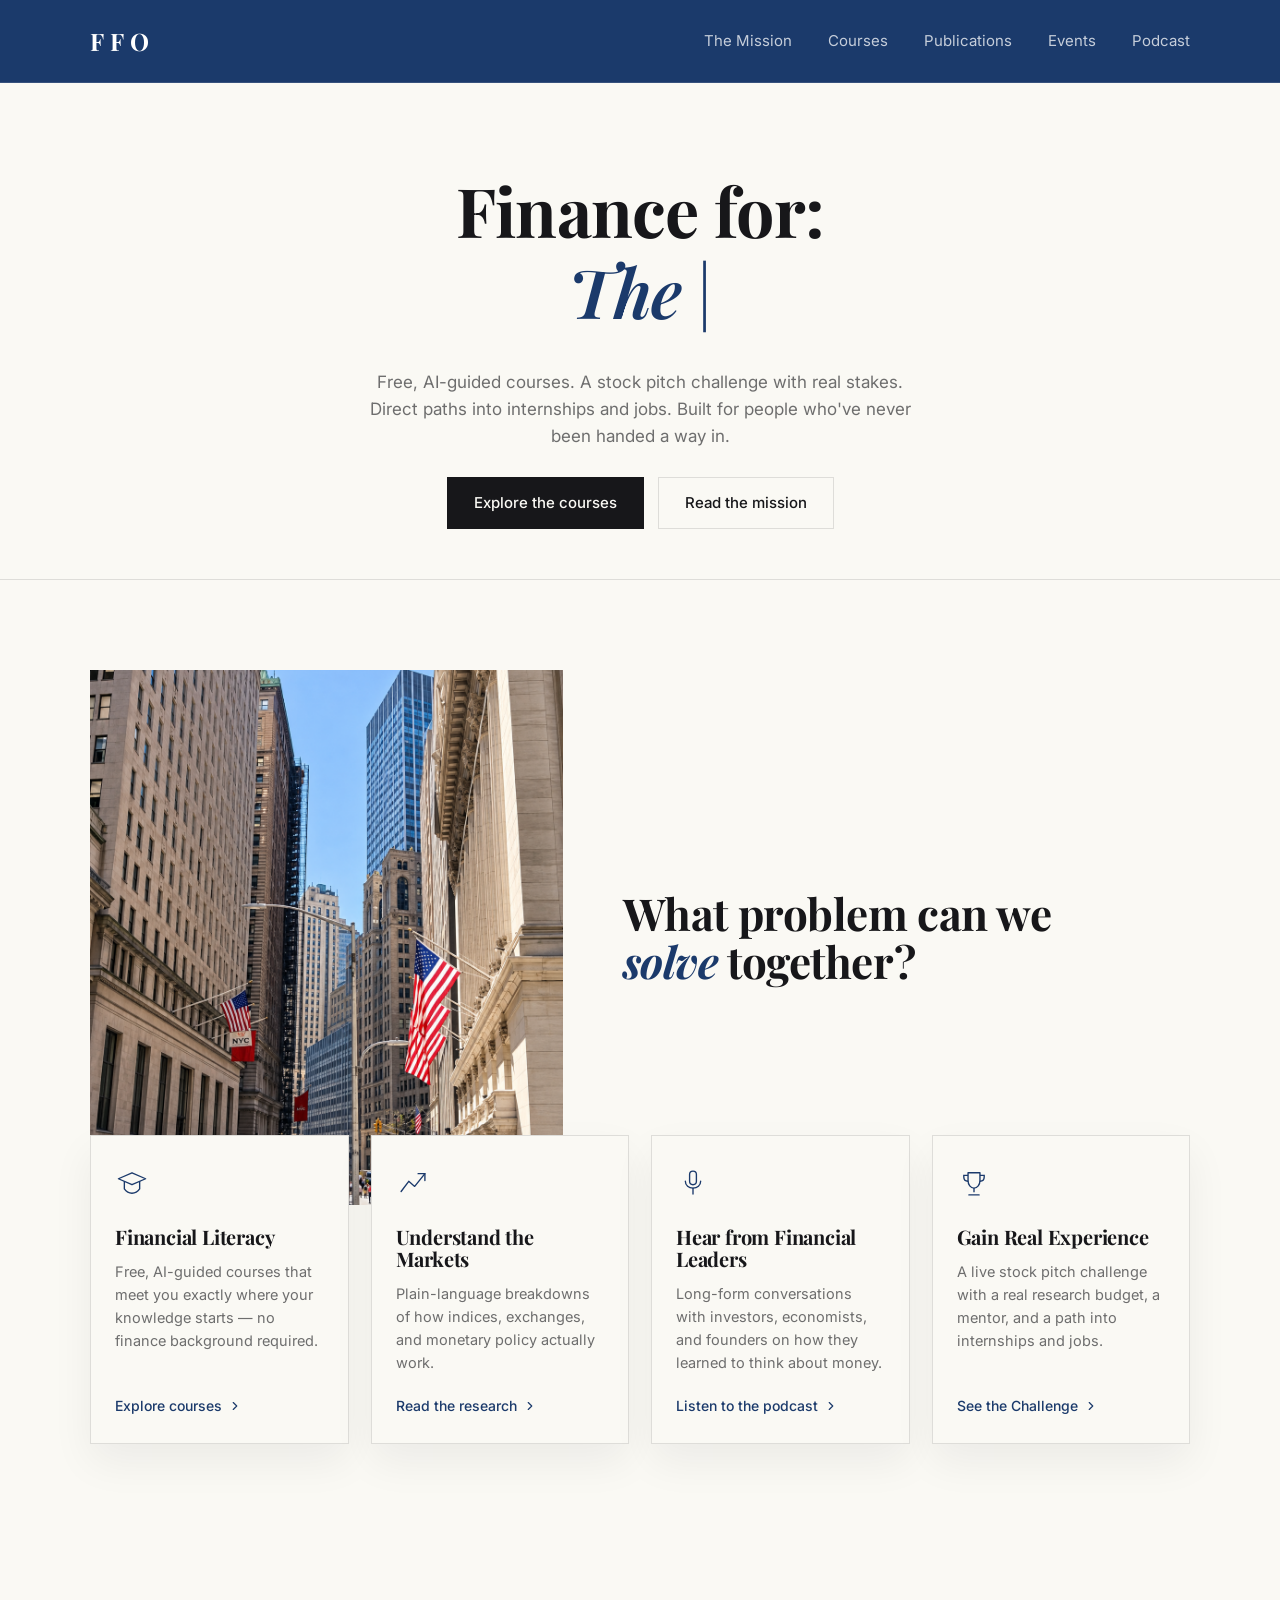
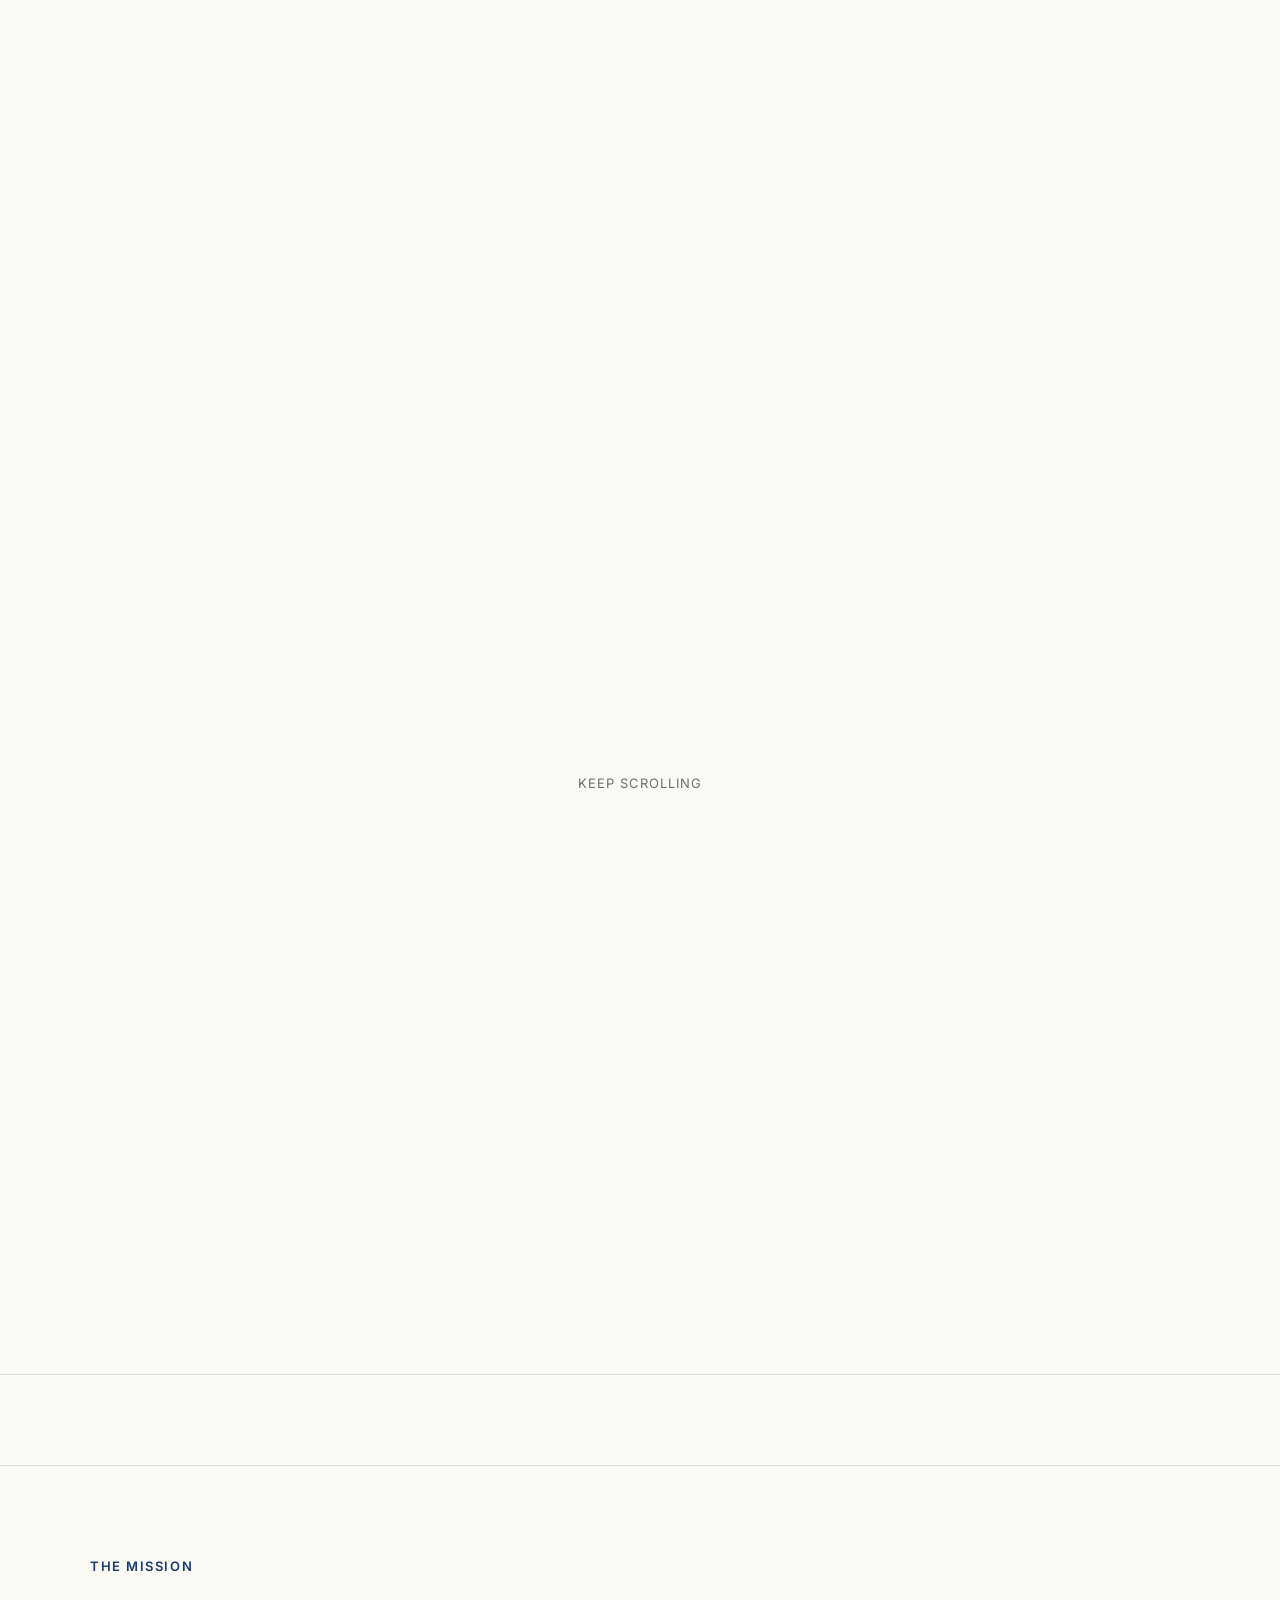
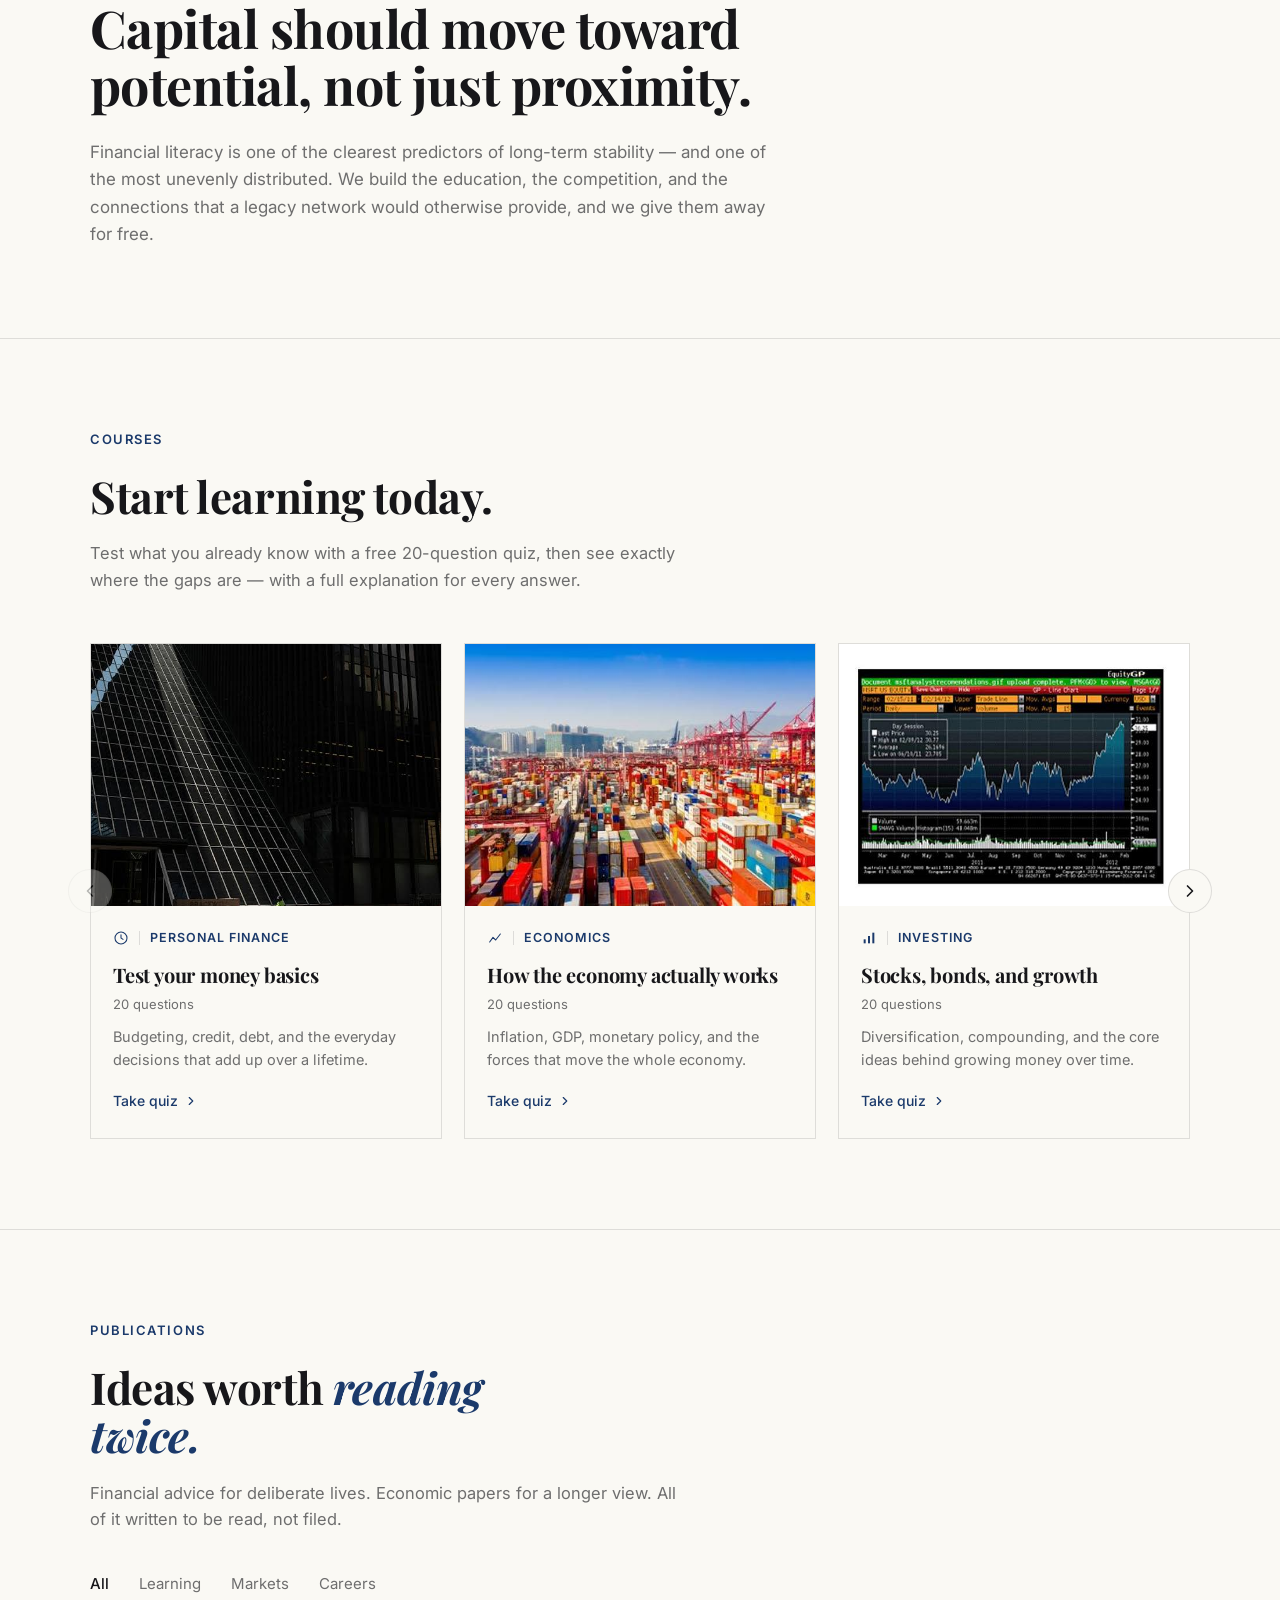
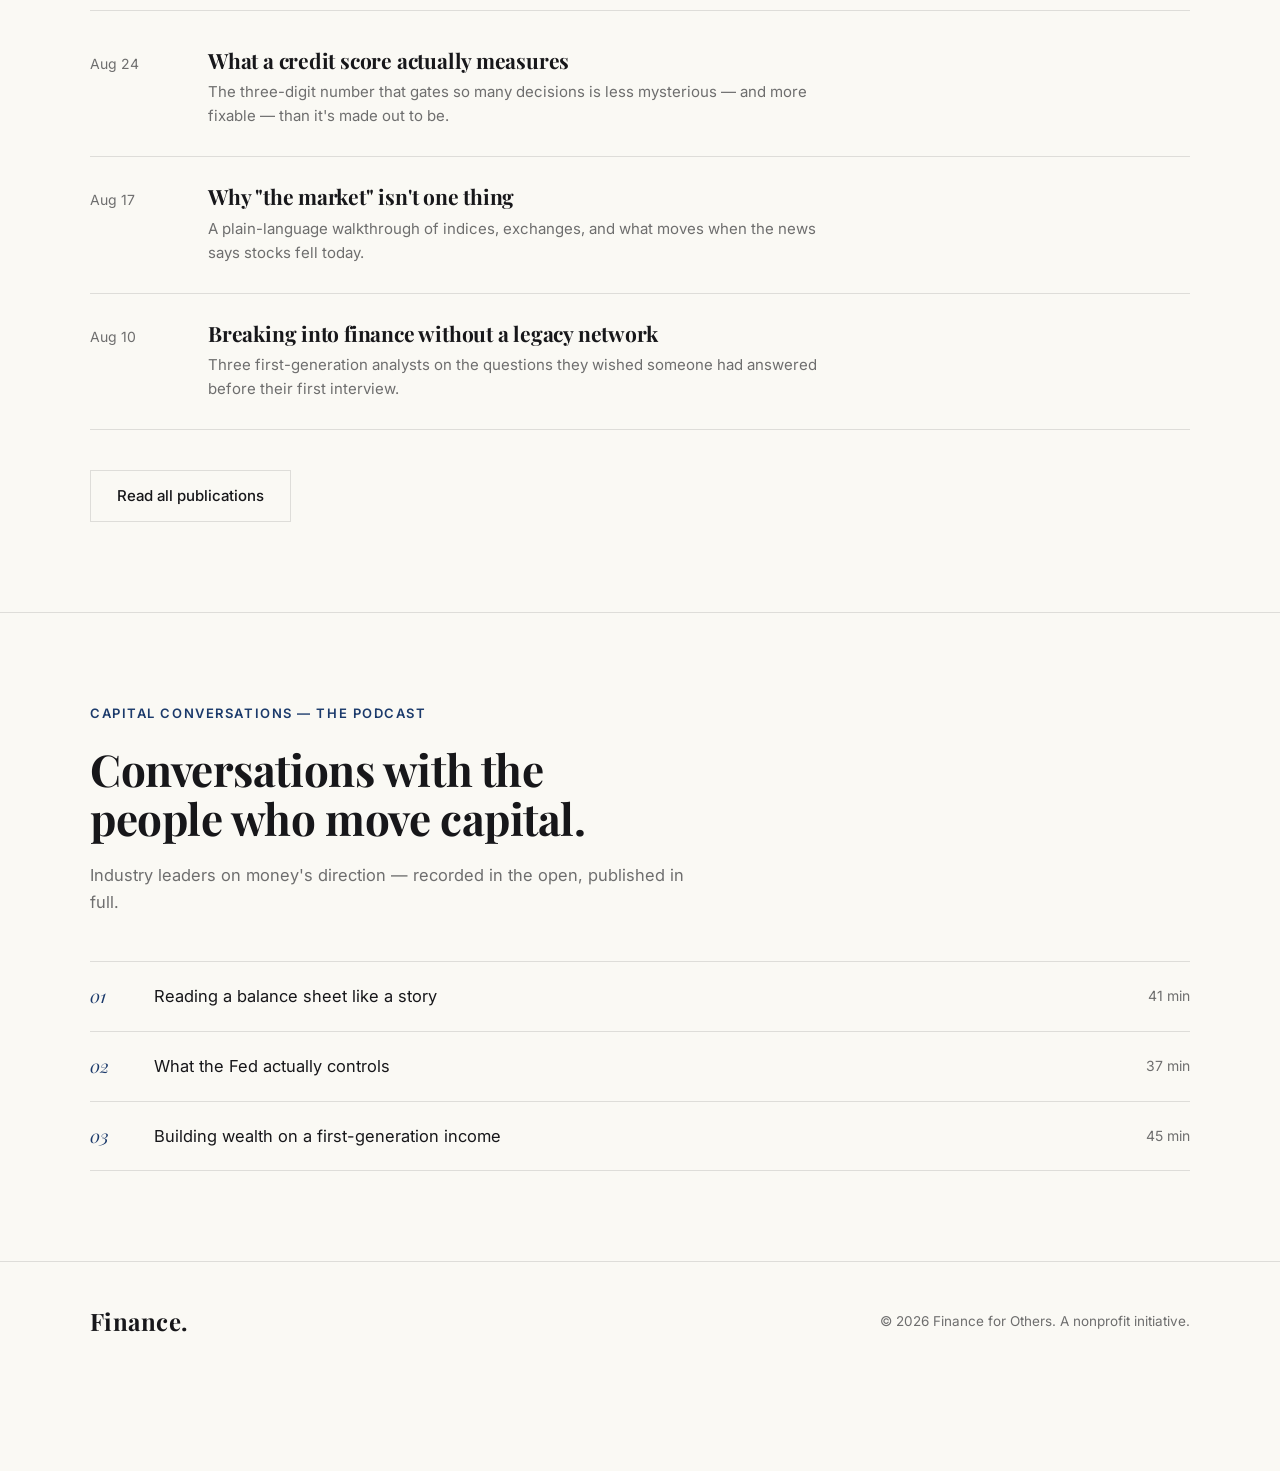
<file: index.html>
<!DOCTYPE html>
<html lang="en">
<head>
<meta charset="UTF-8">
<meta name="viewport" content="width=device-width, initial-scale=1.0">
<title>Finance for Others — Capital as a Bridge</title>
<meta name="description" content="Free AI-guided finance courses, a global stock pitch challenge, and real pathways into finance careers for people who've been kept outside the room.">
<link rel="preconnect" href="https://fonts.googleapis.com">
<link rel="preconnect" href="https://fonts.gstatic.com" crossorigin>
<link href="https://fonts.googleapis.com/css2?family=Playfair+Display:ital,wght@0,500;0,700;1,600;1,700&family=Inter:wght@400;500;600&family=Dancing+Script:wght@700&display=swap" rel="stylesheet">
<link rel="stylesheet" href="styles.css">
</head>
<body>

<header class="site-header">
  <div class="wrap header-row">
    <a href="index.html" class="wordmark">F F O</a>
    <nav class="main-nav">
      <a href="#mission">The Mission</a>
      <a href="#programs">Courses</a>
      <a href="publications.html">Publications</a>
      <a href="events.html">Events</a>
      <a href="#podcast">Podcast</a>
    </nav>
    <button class="nav-toggle" id="navToggle" aria-label="Menu">Menu</button>
  </div>
</header>

<section class="hero">
  <div class="wrap hero-grid">
    <h1 class="hero-line">
  <span class="hero-static">Finance for:</span>
  <span class="hero-dynamic"><span class="typed-word" id="typedWord"></span><span class="type-cursor">|</span></span>
</h1>
  </div>
  <div class="wrap hero-sub-row">
    <p class="hero-sub">Free, AI-guided courses. A stock pitch challenge with real stakes. Direct paths into internships and jobs. Built for people who've never been handed a way in.</p>
    <div class="hero-actions">
      <a href="#programs" class="btn btn-dark">Explore the courses</a>
      <a href="#mission" class="btn btn-ghost">Read the mission</a>
    </div>
  </div>
</section>

<section class="solve">
  <div class="wrap solve-top">
    <div class="solve-illustration" aria-hidden="true">
      <img src="wall-street.jpg" alt="" loading="lazy">
    </div>
    <div class="solve-copy">
      <h2 class="section-headline solve-headline">What problem can we <em>solve</em> together?</h2>
    </div>
  </div>

  <div class="wrap">
    <div class="solve-cards">
      <a class="solve-card" href="#programs">
        <span class="solve-icon">
          <svg viewBox="0 0 40 40" fill="none" xmlns="http://www.w3.org/2000/svg">
            <path d="M20 8L36 15L20 22L4 15L20 8Z" stroke="var(--navy)" stroke-width="1.6" stroke-linejoin="round"/>
            <path d="M11 18V27C11 27 14.5 32 20 32C25.5 32 29 27 29 27V18" stroke="var(--navy)" stroke-width="1.6"/>
          </svg>
        </span>
        <h3>Financial Literacy</h3>
        <p>Free, AI-guided courses that meet you exactly where your knowledge starts — no finance background required.</p>
        <span class="solve-link">Explore courses <svg width="14" height="14" viewBox="0 0 24 24" fill="none"><path d="M9 6L15 12L9 18" stroke="currentColor" stroke-width="2" stroke-linecap="round" stroke-linejoin="round"/></svg></span>
      </a>

      <a class="solve-card" href="publications.html?category=Markets">
        <span class="solve-icon">
          <svg viewBox="0 0 40 40" fill="none" xmlns="http://www.w3.org/2000/svg">
            <path d="M6 30L15 18L22 24L34 9" stroke="var(--navy)" stroke-width="1.6" stroke-linecap="round" stroke-linejoin="round"/>
            <path d="M26 9H34V17" stroke="var(--navy)" stroke-width="1.6" stroke-linecap="round" stroke-linejoin="round"/>
          </svg>
        </span>
        <h3>Understand the Markets</h3>
        <p>Plain-language breakdowns of how indices, exchanges, and monetary policy actually work.</p>
        <span class="solve-link">Read the research <svg width="14" height="14" viewBox="0 0 24 24" fill="none"><path d="M9 6L15 12L9 18" stroke="currentColor" stroke-width="2" stroke-linecap="round" stroke-linejoin="round"/></svg></span>
      </a>

      <a class="solve-card" href="#podcast">
        <span class="solve-icon">
          <svg viewBox="0 0 40 40" fill="none" xmlns="http://www.w3.org/2000/svg">
            <rect x="16" y="6" width="8" height="16" rx="4" stroke="var(--navy)" stroke-width="1.6"/>
            <path d="M11 18C11 23 15 26 20 26C25 26 29 23 29 18" stroke="var(--navy)" stroke-width="1.6" stroke-linecap="round"/>
            <line x1="20" y1="26" x2="20" y2="33" stroke="var(--navy)" stroke-width="1.6" stroke-linecap="round"/>
          </svg>
        </span>
        <h3>Hear from Financial Leaders</h3>
        <p>Long-form conversations with investors, economists, and founders on how they learned to think about money.</p>
        <span class="solve-link">Listen to the podcast <svg width="14" height="14" viewBox="0 0 24 24" fill="none"><path d="M9 6L15 12L9 18" stroke="currentColor" stroke-width="2" stroke-linecap="round" stroke-linejoin="round"/></svg></span>
      </a>

      <a class="solve-card" href="events.html">
        <span class="solve-icon">
          <svg viewBox="0 0 40 40" fill="none" xmlns="http://www.w3.org/2000/svg">
            <path d="M13 8H27V17C27 22 24 26 20 26C16 26 13 22 13 17V8Z" stroke="var(--navy)" stroke-width="1.6" stroke-linejoin="round"/>
            <path d="M13 11H8V13C8 16 10 18 13 18" stroke="var(--navy)" stroke-width="1.6"/>
            <path d="M27 11H32V13C32 16 30 18 27 18" stroke="var(--navy)" stroke-width="1.6"/>
            <line x1="20" y1="26" x2="20" y2="31" stroke="var(--navy)" stroke-width="1.6"/>
            <line x1="14" y1="34" x2="26" y2="34" stroke="var(--navy)" stroke-width="1.6" stroke-linecap="round"/>
          </svg>
        </span>
        <h3>Gain Real Experience</h3>
        <p>A live stock pitch challenge with a real research budget, a mentor, and a path into internships and jobs.</p>
        <span class="solve-link">See the Challenge <svg width="14" height="14" viewBox="0 0 24 24" fill="none"><path d="M9 6L15 12L9 18" stroke="currentColor" stroke-width="2" stroke-linecap="round" stroke-linejoin="round"/></svg></span>
      </a>
    </div>
  </div>
</section>

<section class="chart-scroll" id="chartScroll">
  <div class="chart-scroll-track">
    <div class="chart-sticky">
      <svg class="scroll-chart-svg" viewBox="0 0 1200 460" preserveAspectRatio="xMidYMid meet" xmlns="http://www.w3.org/2000/svg" aria-hidden="true">
        <line x1="32.4" y1="357.3" x2="32.4" y2="430.0" stroke="var(--candle-up)" stroke-width="2"/>
        <rect x="19.4" y="381.3" width="26.0" height="13.9" fill="var(--candle-up)"/>
        <line x1="77.8" y1="343.6" x2="77.8" y2="406.1" stroke="var(--candle-up)" stroke-width="2"/>
        <rect x="64.8" y="366.0" width="26.0" height="15.2" fill="var(--candle-up)"/>
        <line x1="123.2" y1="343.5" x2="123.2" y2="404.0" stroke="var(--candle-down)" stroke-width="2"/>
        <rect x="110.2" y="366.0" width="26.0" height="11.9" fill="var(--candle-down)"/>
        <line x1="168.6" y1="320.9" x2="168.6" y2="394.3" stroke="var(--candle-up)" stroke-width="2"/>
        <rect x="155.6" y="331.1" width="26.0" height="46.8" fill="var(--candle-up)"/>
        <line x1="214.0" y1="299.7" x2="214.0" y2="380.0" stroke="var(--candle-down)" stroke-width="2"/>
        <rect x="201.0" y="331.1" width="26.0" height="20.9" fill="var(--candle-down)"/>
        <line x1="259.4" y1="315.5" x2="259.4" y2="413.7" stroke="var(--candle-down)" stroke-width="2"/>
        <rect x="246.4" y="352.0" width="26.0" height="25.6" fill="var(--candle-down)"/>
        <line x1="304.9" y1="318.6" x2="304.9" y2="389.7" stroke="var(--candle-up)" stroke-width="2"/>
        <rect x="291.9" y="344.3" width="26.0" height="33.4" fill="var(--candle-up)"/>
        <line x1="350.3" y1="321.2" x2="350.3" y2="381.7" stroke="var(--candle-down)" stroke-width="2"/>
        <rect x="337.3" y="344.3" width="26.0" height="28.2" fill="var(--candle-down)"/>
        <line x1="395.7" y1="357.9" x2="395.7" y2="392.1" stroke="var(--candle-down)" stroke-width="2"/>
        <rect x="382.7" y="372.5" width="26.0" height="11.3" fill="var(--candle-down)"/>
        <line x1="441.1" y1="348.3" x2="441.1" y2="416.2" stroke="var(--candle-up)" stroke-width="2"/>
        <rect x="428.1" y="368.8" width="26.0" height="15.1" fill="var(--candle-up)"/>
        <line x1="486.5" y1="322.0" x2="486.5" y2="391.0" stroke="var(--candle-up)" stroke-width="2"/>
        <rect x="473.5" y="348.4" width="26.0" height="20.4" fill="var(--candle-up)"/>
        <line x1="531.9" y1="293.2" x2="531.9" y2="364.0" stroke="var(--candle-up)" stroke-width="2"/>
        <rect x="518.9" y="314.2" width="26.0" height="34.2" fill="var(--candle-up)"/>
        <line x1="577.3" y1="210.8" x2="577.3" y2="346.5" stroke="var(--candle-up)" stroke-width="2"/>
        <rect x="564.3" y="247.7" width="26.0" height="66.5" fill="var(--candle-up)"/>
        <line x1="622.7" y1="192.4" x2="622.7" y2="262.0" stroke="var(--candle-up)" stroke-width="2"/>
        <rect x="609.7" y="209.2" width="26.0" height="38.5" fill="var(--candle-up)"/>
        <line x1="668.1" y1="199.7" x2="668.1" y2="241.1" stroke="var(--candle-down)" stroke-width="2"/>
        <rect x="655.1" y="209.2" width="26.0" height="2.5" fill="var(--candle-down)"/>
        <line x1="713.5" y1="169.6" x2="713.5" y2="229.9" stroke="var(--candle-up)" stroke-width="2"/>
        <rect x="700.5" y="202.1" width="26.0" height="8.9" fill="var(--candle-up)"/>
        <line x1="758.9" y1="106.9" x2="758.9" y2="209.5" stroke="var(--candle-up)" stroke-width="2"/>
        <rect x="745.9" y="139.4" width="26.0" height="62.7" fill="var(--candle-up)"/>
        <line x1="804.3" y1="105.0" x2="804.3" y2="170.2" stroke="var(--candle-down)" stroke-width="2"/>
        <rect x="791.3" y="139.4" width="26.0" height="9.4" fill="var(--candle-down)"/>
        <line x1="849.7" y1="64.9" x2="849.7" y2="158.4" stroke="var(--candle-up)" stroke-width="2"/>
        <rect x="836.7" y="84.0" width="26.0" height="64.8" fill="var(--candle-up)"/>
        <line x1="895.1" y1="22.6" x2="895.1" y2="99.5" stroke="var(--candle-up)" stroke-width="2"/>
        <rect x="882.1" y="53.0" width="26.0" height="31.0" fill="var(--candle-up)"/>
        <line x1="940.6" y1="35.8" x2="940.6" y2="110.3" stroke="var(--candle-down)" stroke-width="2"/>
        <rect x="927.6" y="53.0" width="26.0" height="21.2" fill="var(--candle-down)"/>
        <line x1="986.0" y1="20.0" x2="986.0" y2="89.0" stroke="var(--candle-up)" stroke-width="2"/>
        <rect x="973.0" y="30.9" width="26.0" height="43.4" fill="var(--candle-up)"/>
        <line x1="1031.4" y1="21.7" x2="1031.4" y2="81.9" stroke="var(--candle-down)" stroke-width="2"/>
        <rect x="1018.4" y="30.9" width="26.0" height="19.9" fill="var(--candle-down)"/>
        <line x1="1076.8" y1="26.8" x2="1076.8" y2="84.0" stroke="var(--candle-down)" stroke-width="2"/>
        <rect x="1063.8" y="50.8" width="26.0" height="12.5" fill="var(--candle-down)"/>
        <line x1="1122.2" y1="34.2" x2="1122.2" y2="85.9" stroke="var(--candle-down)" stroke-width="2"/>
        <rect x="1109.2" y="63.3" width="26.0" height="11.3" fill="var(--candle-down)"/>
        <line x1="1167.6" y1="31.4" x2="1167.6" y2="94.5" stroke="var(--candle-up)" stroke-width="2"/>
        <rect x="1154.6" y="42.2" width="26.0" height="32.4" fill="var(--candle-up)"/>
      </svg>
            <div class="chart-mask" id="chartMask"></div>
      <p class="chart-scroll-hint">Keep scrolling</p>
    </div>
  </div>
</section>

<section class="mission" id="mission">

<section class="mission" id="mission">
  <div class="wrap">
    <span class="eyebrow">The Mission</span>
    <h2 class="mission-headline">Capital should move toward<br>potential, not just proximity.</h2>
    <p class="mission-sub">Financial literacy is one of the clearest predictors of long-term stability — and one of the most unevenly distributed. We build the education, the competition, and the connections that a legacy network would otherwise provide, and we give them away for free.</p>
  </div>
</section>

<section class="programs" id="programs">
  <div class="wrap">
    <span class="eyebrow">Courses</span>
    <h2 class="section-headline">Start learning today.</h2>
    <p class="section-sub">Test what you already know with a free 20-question quiz, then see exactly where the gaps are — with a full explanation for every answer.</p>

    <div class="quiz-carousel">
      <div class="quiz-carousel-viewport">
        <div class="quiz-carousel-track" id="quizTrack">

          <div class="quiz-card">
            <div class="quiz-card-image">
              <img src="quiz-pf.jpg" alt="" loading="lazy">
            </div>
            <div class="quiz-card-body">
              <span class="quiz-card-tag">
                <svg width="16" height="16" viewBox="0 0 24 24" fill="none"><circle cx="12" cy="12" r="9" stroke="currentColor" stroke-width="1.6"/><path d="M12 7V12L15 14" stroke="currentColor" stroke-width="1.6" stroke-linecap="round"/></svg>
                <span class="quiz-card-tag-divider"></span>
                PERSONAL FINANCE
              </span>
              <h3>Test your money basics</h3>
              <p class="quiz-card-meta">20 questions</p>
              <p class="quiz-card-desc">Budgeting, credit, debt, and the everyday decisions that add up over a lifetime.</p>
              <a href="courses.html?quiz=personal-finance" class="quiz-card-link">Take quiz <svg width="14" height="14" viewBox="0 0 24 24" fill="none"><path d="M9 6L15 12L9 18" stroke="currentColor" stroke-width="2" stroke-linecap="round" stroke-linejoin="round"/></svg></a>
            </div>
          </div>

          <div class="quiz-card">
            <div class="quiz-card-image">
              <img src="quiz-econ.jpg" alt="" loading="lazy">
            </div>
            <div class="quiz-card-body">
              <span class="quiz-card-tag">
                <svg width="16" height="16" viewBox="0 0 24 24" fill="none"><path d="M4 18L9 11L13 15L20 6" stroke="currentColor" stroke-width="1.6" stroke-linecap="round" stroke-linejoin="round"/></svg>
                <span class="quiz-card-tag-divider"></span>
                ECONOMICS
              </span>
              <h3>How the economy actually works</h3>
              <p class="quiz-card-meta">20 questions</p>
              <p class="quiz-card-desc">Inflation, GDP, monetary policy, and the forces that move the whole economy.</p>
              <a href="courses.html?quiz=economics" class="quiz-card-link">Take quiz <svg width="14" height="14" viewBox="0 0 24 24" fill="none"><path d="M9 6L15 12L9 18" stroke="currentColor" stroke-width="2" stroke-linecap="round" stroke-linejoin="round"/></svg></a>
            </div>
          </div>

          <div class="quiz-card">
            <div class="quiz-card-image">
              <img src="quiz-investing.jpg" alt="" loading="lazy">
            </div>
            <div class="quiz-card-body">
              <span class="quiz-card-tag">
                <svg width="16" height="16" viewBox="0 0 24 24" fill="none"><rect x="4" y="14" width="3" height="6" fill="currentColor"/><rect x="10.5" y="9" width="3" height="11" fill="currentColor"/><rect x="17" y="4" width="3" height="16" fill="currentColor"/></svg>
                <span class="quiz-card-tag-divider"></span>
                INVESTING
              </span>
              <h3>Stocks, bonds, and growth</h3>
              <p class="quiz-card-meta">20 questions</p>
              <p class="quiz-card-desc">Diversification, compounding, and the core ideas behind growing money over time.</p>
              <a href="courses.html?quiz=investing" class="quiz-card-link">Take quiz <svg width="14" height="14" viewBox="0 0 24 24" fill="none"><path d="M9 6L15 12L9 18" stroke="currentColor" stroke-width="2" stroke-linecap="round" stroke-linejoin="round"/></svg></a>
            </div>
          </div>

          <div class="quiz-card">
            <div class="quiz-card-image">
              <img src="quiz-energy.jpg" alt="" loading="lazy">
            </div>
            <div class="quiz-card-body">
              <span class="quiz-card-tag">
                <svg width="16" height="16" viewBox="0 0 24 24" fill="none"><path d="M13 2L4 14H11L10 22L20 9H13L13 2Z" stroke="currentColor" stroke-width="1.4" stroke-linejoin="round"/></svg>
                <span class="quiz-card-tag-divider"></span>
                ENERGY
              </span>
              <h3>Energy markets & scarcity</h3>
              <p class="quiz-card-meta">20 questions</p>
              <p class="quiz-card-desc">Energy trading, scarcity, and the business finance side of how energy gets priced.</p>
              <a href="courses.html?quiz=energy" class="quiz-card-link">Take quiz <svg width="14" height="14" viewBox="0 0 24 24" fill="none"><path d="M9 6L15 12L9 18" stroke="currentColor" stroke-width="2" stroke-linecap="round" stroke-linejoin="round"/></svg></a>
            </div>
          </div>

        </div>
      </div>

      <button class="quiz-carousel-arrow quiz-carousel-arrow--left" id="quizPrev" aria-label="Previous quizzes" disabled>
        <svg width="20" height="20" viewBox="0 0 24 24" fill="none"><path d="M15 6L9 12L15 18" stroke="currentColor" stroke-width="2" stroke-linecap="round" stroke-linejoin="round"/></svg>
      </button>
      <button class="quiz-carousel-arrow quiz-carousel-arrow--right" id="quizNext" aria-label="Next quizzes">
        <svg width="20" height="20" viewBox="0 0 24 24" fill="none"><path d="M9 6L15 12L9 18" stroke="currentColor" stroke-width="2" stroke-linecap="round" stroke-linejoin="round"/></svg>
      </button>
    </div>
  </div>
</section>

<section class="insights" id="insights">
  <div class="wrap">
    <span class="eyebrow">Publications</span>
    <h2 class="section-headline">Ideas worth <em>reading twice.</em></h2>
    <p class="section-sub">Financial advice for deliberate lives. Economic papers for a longer view. All of it written to be read, not filed.</p>

    <div class="tab-row">
      <span class="tab active">All</span>
      <span class="tab">Learning</span>
      <span class="tab">Markets</span>
      <span class="tab">Careers</span>
    </div>

    <div class="post-list">
      <div class="post-row">
        <span class="post-date">Aug 24</span>
        <div>
          <h3>What a credit score actually measures</h3>
          <p>The three-digit number that gates so many decisions is less mysterious — and more fixable — than it's made out to be.</p>
        </div>
      </div>
      <div class="post-row">
        <span class="post-date">Aug 17</span>
        <div>
          <h3>Why "the market" isn't one thing</h3>
          <p>A plain-language walkthrough of indices, exchanges, and what moves when the news says stocks fell today.</p>
        </div>
      </div>
      <div class="post-row">
        <span class="post-date">Aug 10</span>
        <div>
          <h3>Breaking into finance without a legacy network</h3>
          <p>Three first-generation analysts on the questions they wished someone had answered before their first interview.</p>
        </div>
      </div>
    </div>
    <div style="margin-top:40px;">
      <a href="publications.html" class="btn btn-ghost">Read all publications</a>
    </div>
  </div>
</section>

<section class="podcast" id="podcast">
  <div class="wrap">
    <span class="eyebrow">Capital Conversations — The Podcast</span>
    <h2 class="section-headline">Conversations with the<br>people who move capital.</h2>
    <p class="section-sub">Industry leaders on money's direction — recorded in the open, published in full.</p>

    <div class="episode-list">
      <div class="episode-row">
        <span class="episode-index">01</span>
        <div class="episode-title">Reading a balance sheet like a story</div>
        <span class="episode-len">41 min</span>
      </div>
      <div class="episode-row">
        <span class="episode-index">02</span>
        <div class="episode-title">What the Fed actually controls</div>
        <span class="episode-len">37 min</span>
      </div>
      <div class="episode-row">
        <span class="episode-index">03</span>
        <div class="episode-title">Building wealth on a first-generation income</div>
        <span class="episode-len">45 min</span>
      </div>
    </div>
  </div>
</section>

<footer class="site-footer">
  <div class="wrap footer-row">
    <a href="index.html" class="wordmark">Finance<span class="dot">.</span></a>
    <p class="footer-note">© 2026 Finance for Others. A nonprofit initiative.</p>
  </div>
</footer>

<script>
  document.getElementById('navToggle').addEventListener('click', function () {
    document.querySelector('.main-nav').classList.toggle('open');
  });

  // Typewriter effect cycling through words
  (function () {
    var words = ['Others', 'The Community', 'The Future'];
    var el = document.getElementById('typedWord');
    var wordIndex = 0, charIndex = 0, deleting = false;

    function tick() {
      var current = words[wordIndex];
      if (!deleting) {
        charIndex++;
        el.textContent = current.slice(0, charIndex);
        if (charIndex === current.length) {
          deleting = true;
          setTimeout(tick, 1400); // pause on full word
          return;
        }
      } else {
        charIndex--;
        el.textContent = current.slice(0, charIndex);
        if (charIndex === 0) {
          deleting = false;
          wordIndex = (wordIndex + 1) % words.length;
        }
      }
      setTimeout(tick, deleting ? 45 : 90);
    }
    tick();
  })();

  // Scroll-driven candlestick reveal
  (function () {
    var section = document.getElementById('chartScroll');
    var mask = document.getElementById('chartMask');
    if (!section || !mask) return;

    function update() {
      var rect = section.getBoundingClientRect();
      var vh = window.innerHeight;
      var trackHeight = rect.height - vh;
      if (trackHeight <= 0) return;
      var scrolled = -rect.top;
      var progress = Math.min(Math.max(scrolled / trackHeight, 0), 1);
      mask.style.width = (100 - progress * 100) + '%';
    }

    window.addEventListener('scroll', update, { passive: true });
    window.addEventListener('resize', update);
    update();
  })();

  // Quiz card carousel
  (function () {
    var track = document.getElementById('quizTrack');
    var prevBtn = document.getElementById('quizPrev');
    var nextBtn = document.getElementById('quizNext');
    if (!track || !prevBtn || !nextBtn) return;

    var cards = Array.prototype.slice.call(track.children);
    var index = 0;

    function cardsPerView() {
      return window.innerWidth <= 640 ? 1 : (window.innerWidth <= 980 ? 2 : 3);
    }

    function maxIndex() {
      return Math.max(cards.length - cardsPerView(), 0);
    }

    function update() {
      index = Math.min(index, maxIndex());
      var card = cards[0];
      var gap = parseFloat(getComputedStyle(track).gap) || 0;
      var step = card.getBoundingClientRect().width + gap;
      track.style.transform = 'translateX(' + (-index * step) + 'px)';
      prevBtn.disabled = index === 0;
      nextBtn.disabled = index >= maxIndex();
    }

    prevBtn.addEventListener('click', function () {
      index = Math.max(index - 1, 0);
      update();
    });
    nextBtn.addEventListener('click', function () {
      index = Math.min(index + 1, maxIndex());
      update();
    });
    window.addEventListener('resize', update);
    update();
  })();
</script>
</body>
</html>
</file>
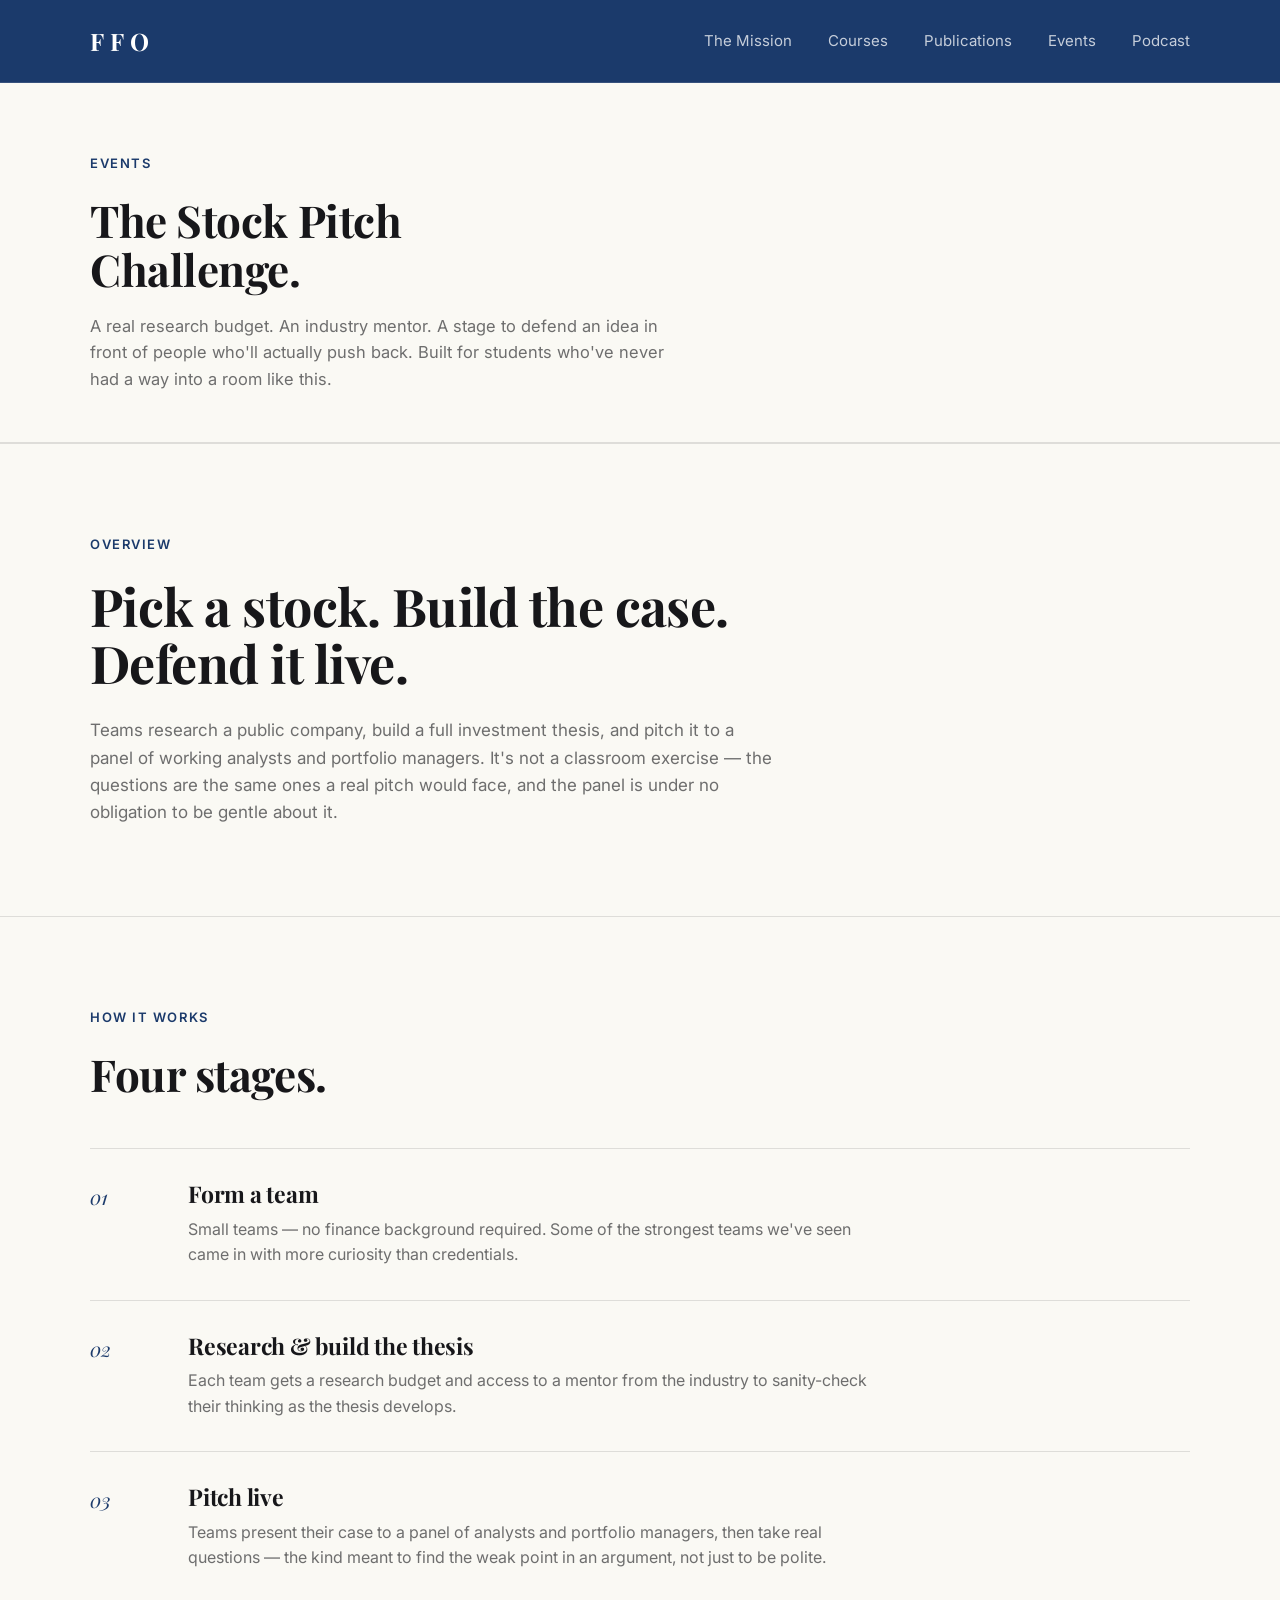
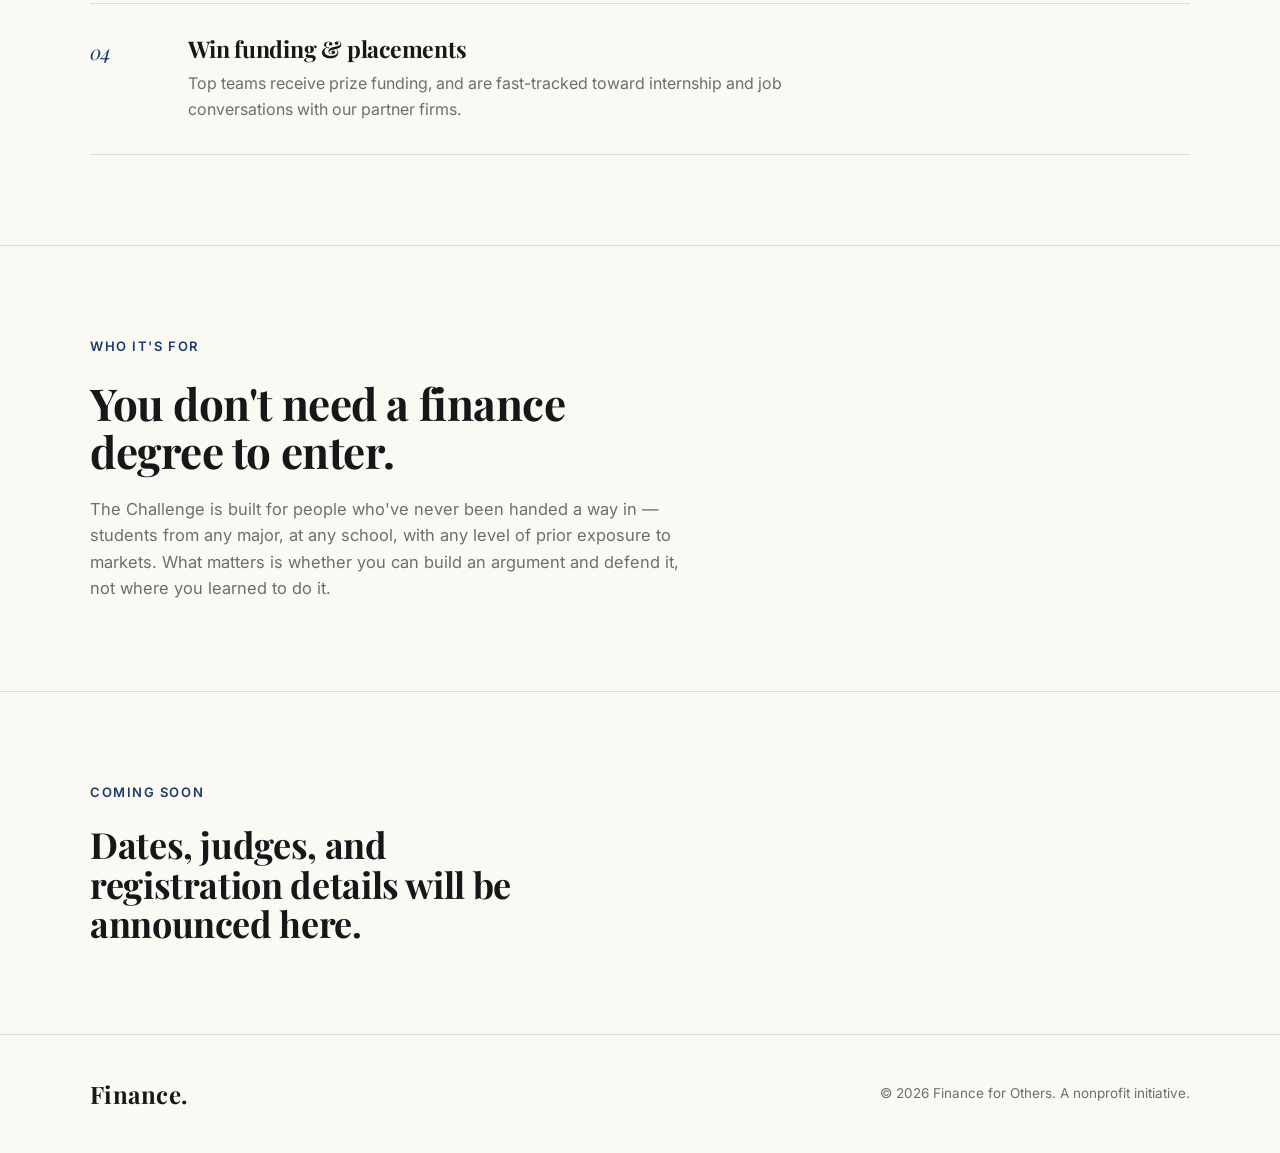
<file: events.html>
<!DOCTYPE html>
<html lang="en">
<head>
<meta charset="UTF-8">
<meta name="viewport" content="width=device-width, initial-scale=1.0">
<title>Events — The Stock Pitch Challenge — Finance for Others</title>
<meta name="description" content="The Stock Pitch Challenge — a real research budget, an industry mentor, and a stage to pitch live to analysts and portfolio managers.">
<link rel="preconnect" href="https://fonts.googleapis.com">
<link rel="preconnect" href="https://fonts.gstatic.com" crossorigin>
<link href="https://fonts.googleapis.com/css2?family=Playfair+Display:ital,wght@0,500;0,700;1,600;1,700&family=Inter:wght@400;500;600&display=swap" rel="stylesheet">
<link rel="stylesheet" href="styles.css">
</head>
<body>

<header class="site-header">
  <div class="wrap header-row">
    <a href="index.html" class="wordmark">F F O</a>
    <nav class="main-nav">
      <a href="index.html#mission">The Mission</a>
      <a href="index.html#programs">Courses</a>
      <a href="publications.html">Publications</a>
      <a href="events.html">Events</a>
      <a href="index.html#podcast">Podcast</a>
    </nav>
    <button class="nav-toggle" id="navToggle" aria-label="Menu">Menu</button>
  </div>
</header>

<section class="pub-hero">
  <div class="wrap">
    <span class="eyebrow">Events</span>
    <h1 class="section-headline pub-hero-headline">The Stock Pitch<br>Challenge.</h1>
    <p class="section-sub">A real research budget. An industry mentor. A stage to defend an idea in front of people who'll actually push back. Built for students who've never had a way into a room like this.</p>
  </div>
</section>

<section class="mission">
  <div class="wrap">
    <span class="eyebrow">Overview</span>
    <h2 class="mission-headline">Pick a stock. Build the case.<br>Defend it live.</h2>
    <p class="mission-sub">Teams research a public company, build a full investment thesis, and pitch it to a panel of working analysts and portfolio managers. It's not a classroom exercise — the questions are the same ones a real pitch would face, and the panel is under no obligation to be gentle about it.</p>
  </div>
</section>

<section class="programs" id="format">
  <div class="wrap">
    <span class="eyebrow">How it works</span>
    <h2 class="section-headline">Four stages.</h2>

    <div class="program-list">
      <div class="program-item">
        <span class="program-index">01</span>
        <div>
          <h3>Form a team</h3>
          <p>Small teams — no finance background required. Some of the strongest teams we've seen came in with more curiosity than credentials.</p>
        </div>
      </div>
      <div class="program-item">
        <span class="program-index">02</span>
        <div>
          <h3>Research &amp; build the thesis</h3>
          <p>Each team gets a research budget and access to a mentor from the industry to sanity-check their thinking as the thesis develops.</p>
        </div>
      </div>
      <div class="program-item">
        <span class="program-index">03</span>
        <div>
          <h3>Pitch live</h3>
          <p>Teams present their case to a panel of analysts and portfolio managers, then take real questions — the kind meant to find the weak point in an argument, not just to be polite.</p>
        </div>
      </div>
      <div class="program-item">
        <span class="program-index">04</span>
        <div>
          <h3>Win funding &amp; placements</h3>
          <p>Top teams receive prize funding, and are fast-tracked toward internship and job conversations with our partner firms.</p>
        </div>
      </div>
    </div>
  </div>
</section>

<section class="podcast" id="who">
  <div class="wrap">
    <span class="eyebrow">Who it's for</span>
    <h2 class="section-headline">You don't need a finance<br>degree to enter.</h2>
    <p class="section-sub">The Challenge is built for people who've never been handed a way in — students from any major, at any school, with any level of prior exposure to markets. What matters is whether you can build an argument and defend it, not where you learned to do it.</p>
  </div>
</section>

<section class="mission" style="border-top: 1px solid var(--line);">
  <div class="wrap">
    <span class="eyebrow">Coming Soon</span>
    <h2 class="mission-headline" style="font-size: clamp(26px, 3.2vw, 36px);">Dates, judges, and registration details will be announced here.</h2>
  </div>
</section>

<footer class="site-footer">
  <div class="wrap footer-row">
    <a href="index.html" class="wordmark">Finance<span class="dot">.</span></a>
    <p class="footer-note">© 2026 Finance for Others. A nonprofit initiative.</p>
  </div>
</footer>

<script>
  document.getElementById('navToggle').addEventListener('click', function () {
    document.querySelector('.main-nav').classList.toggle('open');
  });
</script>
</body>
</html>
</file>
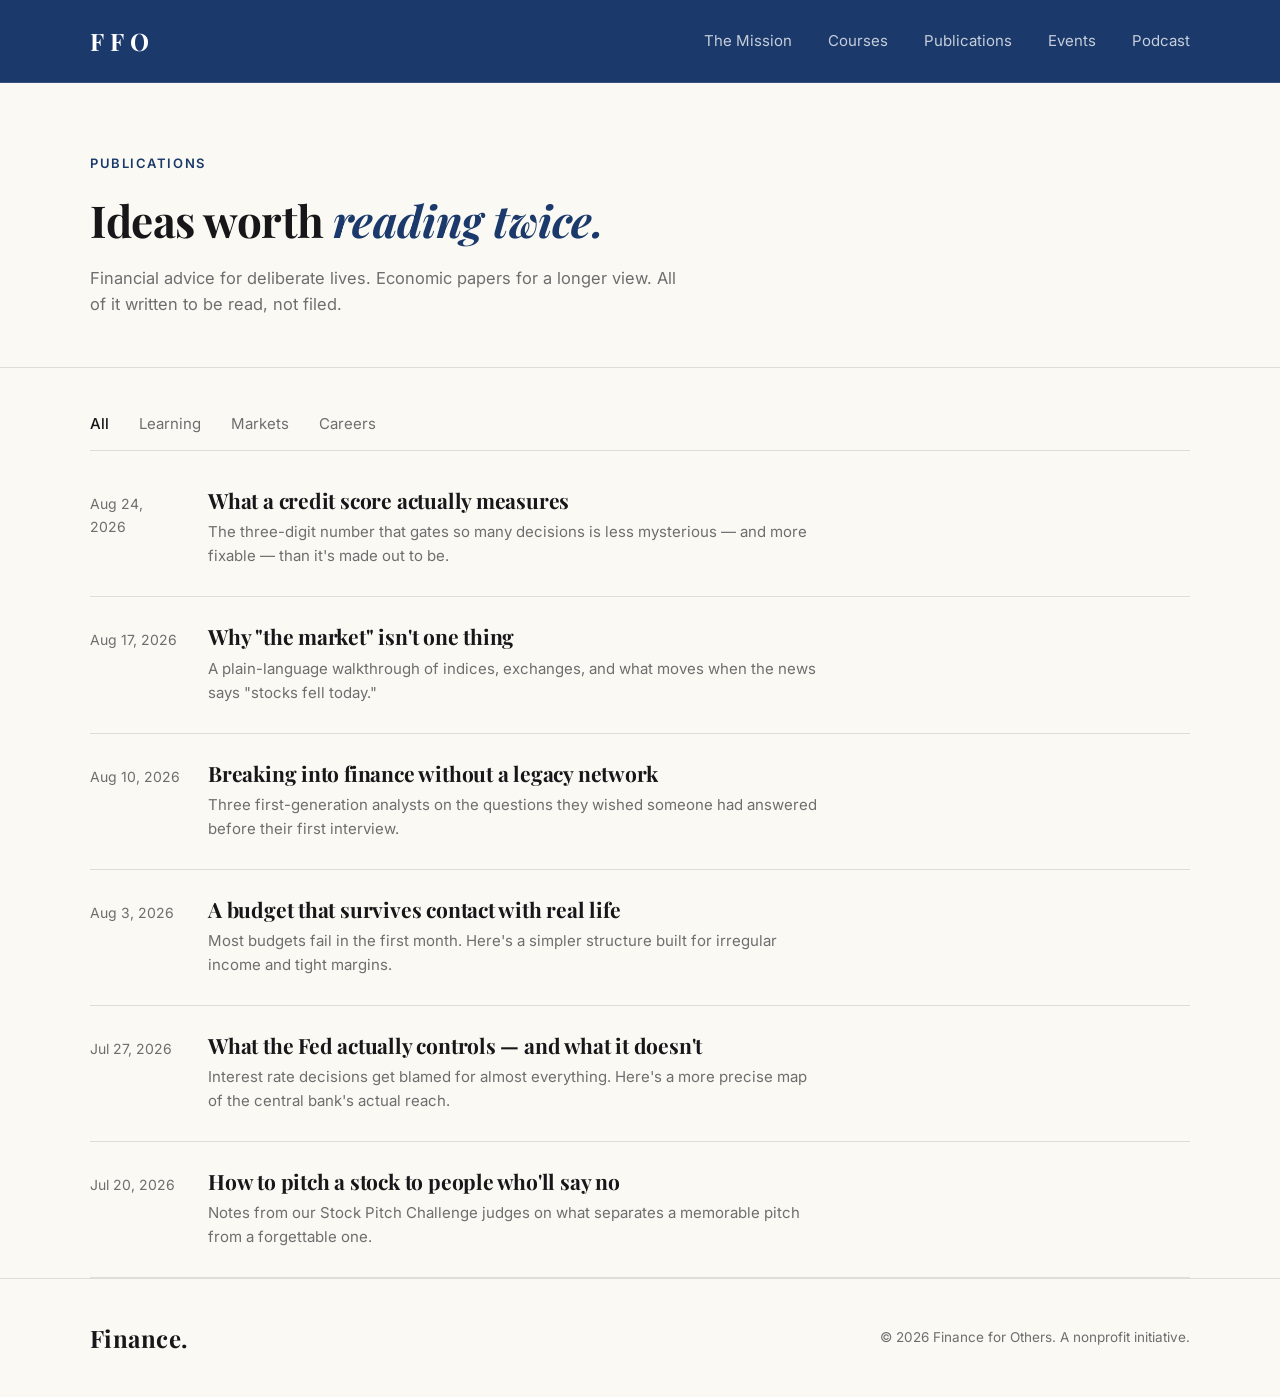
<file: publications.html>
<!DOCTYPE html>
<html lang="en">
<head>
<meta charset="UTF-8">
<meta name="viewport" content="width=device-width, initial-scale=1.0">
<title>Publications — Finance for Others</title>
<meta name="description" content="Financial advice for deliberate lives. Economic papers for a longer view.">
<link rel="preconnect" href="https://fonts.googleapis.com">
<link rel="preconnect" href="https://fonts.gstatic.com" crossorigin>
<link href="https://fonts.googleapis.com/css2?family=Playfair+Display:ital,wght@0,500;0,700;1,600;1,700&family=Inter:wght@400;500;600&display=swap" rel="stylesheet">
<link rel="stylesheet" href="styles.css">
</head>
<body>

<header class="site-header">
  <div class="wrap header-row">
    <a href="index.html" class="wordmark">F F O</a>
    <nav class="main-nav">
      <a href="index.html#mission">The Mission</a>
      <a href="index.html#programs">Courses</a>
      <a href="publications.html">Publications</a>
      <a href="events.html">Events</a>
      <a href="#podcast">Podcast</a>
    </nav>
    <button class="nav-toggle" id="navToggle" aria-label="Menu">Menu</button>
  </div>
</header>

<section class="pub-hero">
  <div class="wrap">
    <span class="eyebrow">Publications</span>
    <h1 class="section-headline pub-hero-headline">Ideas worth <em>reading twice.</em></h1>
    <p class="section-sub">Financial advice for deliberate lives. Economic papers for a longer view. All of it written to be read, not filed.</p>
  </div>
</section>

<div id="list-view">
  <div class="wrap">
    <div class="tab-row" id="tab-row">
      <span class="tab active" data-category="All">All</span>
      <span class="tab" data-category="Learning">Learning</span>
      <span class="tab" data-category="Markets">Markets</span>
      <span class="tab" data-category="Careers">Careers</span>
    </div>
    <div class="post-list" id="post-list"></div>
  </div>
</div>

<div class="article-view" id="article-view">
  <div class="wrap">
    <a href="#" class="back-link" id="back-link">← Back to all articles</a>
    <article id="article-content"></article>
  </div>
</div>

<footer class="site-footer">
  <div class="wrap footer-row">
    <a href="index.html" class="wordmark">Finance<span class="dot">.</span></a>
    <p class="footer-note">© 2026 Finance for Others. A nonprofit initiative.</p>
  </div>
</footer>

<script>
  document.getElementById('navToggle').addEventListener('click', function () {
    document.querySelector('.main-nav').classList.toggle('open');
  });
</script>
<script src="blog-data.js"></script>
<script src="publications.js"></script>
</body>
</html>
</file>
<file: styles.css>
:root {
  --paper: #FAF9F4;
  --ink: #17171A;
  --gray: #6E6E6E;
  --navy: #1B3A6B;
  --candle-up: #3F7A56;
  --candle-down: #B23A28;
  --line: rgba(23, 23, 26, 0.12);

  --font-display: "Playfair Display", Georgia, serif;
  --font-sans: "Inter", -apple-system, sans-serif;
  --font-script: "Dancing Script", cursive;

  --max-w: 1180px;
}

* { box-sizing: border-box; }

body {
  margin: 0;
  background: var(--paper);
  color: var(--ink);
  font-family: var(--font-sans);
  line-height: 1.6;
  -webkit-font-smoothing: antialiased;
}

.wrap { max-width: var(--max-w); margin: 0 auto; padding: 0 40px; }

a { color: inherit; text-decoration: none; }

h1, h2, h3 {
  font-family: var(--font-display);
  font-weight: 700;
  line-height: 1.1;
  margin: 0;
  letter-spacing: -0.01em;
}

p { margin: 0; }

em {
  font-style: italic;
  color: var(--navy);
}

/* Eyebrow label */
.eyebrow {
  display: block;
  font-family: var(--font-sans);
  font-size: 13px;
  font-weight: 600;
  letter-spacing: 0.12em;
  text-transform: uppercase;
  color: var(--navy);
  margin-bottom: 22px;
}

/* Buttons */
.btn {
  display: inline-block;
  font-family: var(--font-sans);
  font-size: 15px;
  font-weight: 500;
  padding: 13px 26px;
  border: 1px solid transparent;
  cursor: pointer;
}
.btn-dark { background: var(--ink); color: var(--paper); }
.btn-dark:hover { background: #000; }
.btn-ghost { border-color: var(--line); color: var(--ink); }
.btn-ghost:hover { border-color: var(--ink); }

/* Header */
.site-header {
  padding: 22px 0;
  background: var(--navy);
  border-bottom: 1px solid rgba(255,255,255,0.12);
}
.header-row {
  display: flex;
  align-items: center;
  justify-content: space-between;
}
.wordmark {
  font-family: var(--font-display);
  font-size: 24px;
  font-weight: 700;
  color: #FFFFFF;
  letter-spacing: 0.02em;
}
.main-nav { display: flex; gap: 36px; }
.main-nav a {
  font-size: 15px;
  color: rgba(255,255,255,0.75);
}
.main-nav a:hover { color: #FFFFFF; }
.nav-toggle {
  display: none;
  background: none;
  border: 1px solid rgba(255,255,255,0.3);
  color: #FFFFFF;
  font-family: var(--font-sans);
  padding: 8px 14px;
  cursor: pointer;
}

@media (max-width: 780px) {
  .main-nav { display: none; flex-direction: column; gap: 14px; }
  .main-nav.open {
    display: flex;
    position: absolute;
    top: 74px;
    left: 0;
    right: 0;
    background: var(--navy);
    border-bottom: 1px solid rgba(255,255,255,0.12);
    padding: 20px 40px;
  }
  .nav-toggle { display: inline-block; }
}

/* Hero */
.hero { padding: 90px 0 50px; }
.hero-grid { text-align: center; }
.hero-line {
  font-size: clamp(36px, 6vw, 68px);
  color: var(--ink);
}
.hero-static, .hero-dynamic { display: block; }
.hero-dynamic { white-space: nowrap; margin-top: 6px; }

@media (max-width: 480px) {
  .hero-line { font-size: clamp(26px, 8.5vw, 68px); }
}
.typed-word {
  color: var(--navy);
  font-style: italic;
  font-weight: 600;
}
.type-cursor {
  color: var(--navy);
  font-weight: 400;
  animation: blink 1s step-end infinite;
}
@keyframes blink {
  0%, 100% { opacity: 1; }
  50% { opacity: 0; }
}
.hero-sub-row {
  margin-top: 40px;
  display: flex;
  justify-content: center;
  align-items: center;
  flex-direction: column;
  gap: 26px;
  text-align: center;
}
.hero-sub {
  max-width: 52ch;
  font-size: 17px;
  color: var(--gray);
}
.hero-actions { display: flex; gap: 14px; flex-wrap: wrap; justify-content: center; }

/* Scroll-triggered candlestick chart */
.chart-scroll { position: relative; }
.chart-scroll-track { height: 160vh; position: relative; }
.chart-sticky {
  position: sticky;
  top: 0;
  height: 100vh;
  display: flex;
  align-items: center;
  justify-content: center;
  overflow: hidden;
  background: var(--paper);
}
.scroll-chart-svg {
  width: 88%;
  max-width: 1200px;
  height: auto;
}
.chart-mask {
  position: absolute;
  top: 0;
  right: 0;
  height: 100%;
  width: 100%;
  background: var(--paper);
  z-index: 2;
}
.chart-scroll-hint {
  position: absolute;
  bottom: 40px;
  left: 50%;
  transform: translateX(-50%);
  font-family: var(--font-sans);
  font-size: 13px;
  letter-spacing: 0.08em;
  text-transform: uppercase;
  color: var(--gray);
  z-index: 3;
}

@media (max-width: 860px) {
  .chart-scroll-track { height: 130vh; }
}

/* Solve section */
.solve { padding: 90px 0 0; border-top: 1px solid var(--line); }
.solve-top {
  display: grid;
  grid-template-columns: 1fr 1.2fr;
  align-items: center;
  gap: 60px;
}
.solve-illustration {
  aspect-ratio: 3 / 3.4;
  overflow: hidden;
}
.solve-illustration img { width: 100%; height: 100%; object-fit: cover; display: block; }
.solve-headline { max-width: 16ch; }

.solve-cards {
  margin-top: -70px;
  position: relative;
  z-index: 2;
  display: grid;
  grid-template-columns: repeat(4, 1fr);
  gap: 22px;
  padding-bottom: 90px;
}
.solve-card {
  background: var(--paper);
  border: 1px solid var(--line);
  padding: 30px 24px 26px;
  display: flex;
  flex-direction: column;
  min-height: 300px;
  box-shadow: 0 18px 40px rgba(23,23,26,0.06);
  transition: transform 0.18s ease, box-shadow 0.18s ease;
}
.solve-card:hover {
  transform: translateY(-4px);
  box-shadow: 0 22px 46px rgba(23,23,26,0.1);
}
.solve-icon { display: block; margin-bottom: 18px; }
.solve-icon svg { width: 34px; height: 34px; }
.solve-card h3 {
  font-size: 20px;
  margin-bottom: 12px;
}
.solve-card p {
  font-size: 14.5px;
  color: var(--gray);
  flex-grow: 1;
}
.solve-link {
  margin-top: 20px;
  display: inline-flex;
  align-items: center;
  gap: 6px;
  font-family: var(--font-sans);
  font-size: 14px;
  font-weight: 500;
  color: var(--navy);
}

@media (max-width: 980px) {
  .solve-top { grid-template-columns: 1fr; }
  .solve-illustration { aspect-ratio: 16/9; }
  .solve-cards { grid-template-columns: repeat(2, 1fr); margin-top: 40px; }
}
@media (max-width: 560px) {
  .solve-cards { grid-template-columns: 1fr; }
}

/* Mission */
.mission { padding: 90px 0; border-top: 1px solid var(--line); }
.mission-headline { font-size: clamp(32px, 4.4vw, 52px); max-width: 20ch; }
.mission-sub { margin-top: 26px; max-width: 62ch; font-size: 17px; color: var(--gray); }

/* Section shared */
.section-headline { font-size: clamp(30px, 4vw, 44px); max-width: 18ch; }
.section-sub { margin-top: 20px; max-width: 60ch; font-size: 16.5px; color: var(--gray); }

/* Programs */
.programs { padding: 90px 0; border-top: 1px solid var(--line); }
.program-list { margin-top: 50px; }
.program-item {
  display: grid;
  grid-template-columns: 70px 1fr;
  gap: 28px;
  padding: 32px 0;
  border-top: 1px solid var(--line);
}
.program-list .program-item:last-child { border-bottom: 1px solid var(--line); }
.program-index {
  font-family: var(--font-display);
  font-style: italic;
  color: var(--navy);
  font-size: 20px;
}
.program-item h3 { font-size: 23px; margin-bottom: 10px; }
.program-item p { color: var(--gray); font-size: 16px; max-width: 68ch; }

@media (max-width: 600px) {
  .program-item { grid-template-columns: 40px 1fr; }
}

/* Quiz carousel (Courses section) */
.quiz-carousel { position: relative; margin-top: 50px; }
.quiz-carousel-viewport { overflow: hidden; }
.quiz-carousel-track {
  display: flex;
  gap: 22px;
  transition: transform 0.35s ease;
}
.quiz-card {
  flex: 0 0 calc((100% - 44px) / 3);
  background: var(--paper);
  border: 1px solid var(--line);
  display: flex;
  flex-direction: column;
  min-width: 0;
}
.quiz-card-image {
  aspect-ratio: 4 / 3;
  overflow: hidden;
}
.quiz-card-image img {
  width: 100%;
  height: 100%;
  object-fit: cover;
  object-position: center;
  display: block;
}
.quiz-card-image--pf { background: linear-gradient(150deg, #1B3A6B, #0F2542); }
.quiz-card-image--econ { background: linear-gradient(150deg, #2E4A32, #17281A); }
.quiz-card-image--invest { background: linear-gradient(150deg, #3A5B3E, #1B3A6B); }
.quiz-card-image--energy { background: linear-gradient(150deg, #6B4A1E, #2E1F0E); }
.quiz-card-image-note {
  font-family: var(--font-sans);
  font-size: 12px;
  color: rgba(255,255,255,0.55);
}
.quiz-card-body { padding: 22px 22px 26px; display: flex; flex-direction: column; flex-grow: 1; }
.quiz-card-tag {
  display: flex;
  align-items: center;
  gap: 10px;
  font-family: var(--font-sans);
  font-size: 12.5px;
  font-weight: 600;
  letter-spacing: 0.08em;
  color: var(--navy);
}
.quiz-card-tag-divider { width: 1px; height: 14px; background: var(--line); }
.quiz-card-body h3 { font-size: 20px; margin-top: 16px; }
.quiz-card-meta { margin-top: 8px; font-size: 13px; color: var(--gray); }
.quiz-card-desc { margin-top: 10px; font-size: 14.5px; color: var(--gray); flex-grow: 1; }
.quiz-card-link {
  margin-top: 18px;
  display: inline-flex;
  align-items: center;
  gap: 6px;
  font-family: var(--font-sans);
  font-size: 14px;
  font-weight: 500;
  color: var(--navy);
}

.quiz-carousel-arrow {
  position: absolute;
  top: 50%;
  transform: translateY(-50%);
  width: 44px;
  height: 44px;
  border-radius: 50%;
  border: 1px solid var(--line);
  background: var(--paper);
  color: var(--ink);
  display: flex;
  align-items: center;
  justify-content: center;
  cursor: pointer;
}
.quiz-carousel-arrow:disabled { opacity: 0.3; cursor: default; }
.quiz-carousel-arrow--left { left: -22px; }
.quiz-carousel-arrow--right { right: -22px; }

@media (max-width: 980px) {
  .quiz-card { flex: 0 0 calc((100% - 22px) / 2); }
}
@media (max-width: 640px) {
  .quiz-card { flex: 0 0 100%; }
  .quiz-carousel-arrow--left { left: -8px; }
  .quiz-carousel-arrow--right { right: -8px; }
}

/* Courses / quiz-taking page */
.quiz-select-wrap { padding: 20px 0 90px; }
.quiz-select-grid {
  margin-top: 46px;
  display: grid;
  grid-template-columns: repeat(2, 1fr);
  gap: 24px;
}
.quiz-select-card {
  display: block;
  padding: 28px;
  border: 1px solid var(--line);
  background: var(--paper);
}
.quiz-select-tag {
  font-family: var(--font-sans);
  font-size: 12.5px;
  font-weight: 600;
  letter-spacing: 0.08em;
  color: var(--navy);
}
.quiz-select-card h3 { font-size: 22px; margin-top: 14px; }
.quiz-select-card p { margin-top: 10px; font-size: 15px; color: var(--gray); }
.quiz-select-card .solve-link { margin-top: 18px; }

@media (max-width: 640px) {
  .quiz-select-grid { grid-template-columns: 1fr; }
}

.quiz-take-wrap { padding: 20px 0 100px; }
.quiz-form { margin-top: 50px; }
.quiz-question {
  border: none;
  border-top: 1px solid var(--line);
  padding: 30px 0;
  margin: 0;
}
.quiz-form .quiz-question:last-of-type { border-bottom: 1px solid var(--line); }
.quiz-question legend {
  font-family: var(--font-display);
  font-size: 19px;
  padding: 0;
  margin-bottom: 18px;
  color: var(--ink);
}
.quiz-options { display: flex; flex-direction: column; gap: 12px; }
.quiz-option {
  display: flex;
  align-items: flex-start;
  gap: 12px;
  font-size: 15.5px;
  color: var(--ink);
  cursor: pointer;
}
.quiz-option input { margin-top: 4px; accent-color: var(--navy); }
.quiz-submit { margin-top: 40px; }

.quiz-results.hidden, .quiz-form.hidden { display: none; }

.quiz-score-card { padding: 20px 0 40px; border-bottom: 1px solid var(--line); }
.quiz-percentile { margin-top: 18px; font-size: 18px; }
.quiz-percentile strong { color: var(--navy); font-family: var(--font-display); }
.quiz-percentile-note { margin-top: 8px; font-size: 12.5px; color: var(--gray); }
.quiz-results-actions { margin-top: 26px; display: flex; gap: 14px; flex-wrap: wrap; }

.quiz-breakdown { margin-top: 40px; }
.quiz-review { padding: 26px 0; border-bottom: 1px solid var(--line); }
.quiz-review-heading { display: flex; align-items: flex-start; gap: 12px; }
.quiz-review-status, .quiz-option-icon {
  align-items: center;
  display: inline-flex;
  flex: 0 0 auto;
  justify-content: center;
}
.quiz-review-status { width: 28px; height: 28px; border-radius: 50%; margin-top: 2px; }
.quiz-review-status svg, .quiz-option-icon svg { width: 16px; height: 16px; fill: none; stroke: currentColor; stroke-linecap: round; stroke-linejoin: round; stroke-width: 2.5; }
.quiz-review.is-correct .quiz-review-status { background: rgba(63, 122, 86, 0.14); color: var(--candle-up); }
.quiz-review.is-incorrect .quiz-review-status { background: rgba(178, 58, 40, 0.13); color: var(--candle-down); }
.quiz-review-label { margin: 0 0 2px; color: var(--gray); font-size: 12px; font-weight: 600; letter-spacing: 0.08em; text-transform: uppercase; }
.quiz-review-q { font-family: var(--font-display); font-size: 17px; color: var(--ink); }
.quiz-review-options { list-style: none; margin: 14px 0 0; padding: 0; display: flex; flex-direction: column; gap: 8px; }
.quiz-review-options li { align-items: center; color: var(--gray); display: flex; font-size: 15px; gap: 8px; padding: 8px 10px; border: 1px solid var(--line); }
.quiz-review-options li.correct-answer { background: rgba(63, 122, 86, 0.06); border-color: var(--candle-up); color: var(--ink); font-weight: 500; }
.quiz-review-options li.wrong-answer { background: rgba(178, 58, 40, 0.05); border-color: var(--candle-down); color: var(--ink); }
.quiz-option-icon { width: 18px; height: 18px; }
.option-icon-correct { color: var(--candle-up); }
.option-icon-wrong { color: var(--candle-down); }
.quiz-answer-label { color: var(--gray); font-size: 12px; font-weight: 500; margin-left: auto; white-space: nowrap; }
.quiz-review-explanation { margin-top: 14px; font-size: 14.5px; color: var(--gray); }

@media (max-width: 520px) {
  .quiz-review-options li { align-items: flex-start; }
  .quiz-answer-label { margin-left: 0; padding-top: 2px; }
}

/* Insights */
.insights { padding: 90px 0; border-top: 1px solid var(--line); }
.tab-row { display: flex; gap: 30px; margin-top: 40px; border-bottom: 1px solid var(--line); padding-bottom: 14px; }
.tab { font-size: 15px; color: var(--gray); cursor: pointer; }
.tab.active { color: var(--ink); font-weight: 500; }
.post-list { margin-top: 10px; }
.post-row {
  display: grid;
  grid-template-columns: 90px 1fr;
  gap: 28px;
  padding: 28px 0;
  border-bottom: 1px solid var(--line);
}
.post-date { color: var(--gray); font-size: 14px; padding-top: 4px; }
.post-row h3 { font-size: 21px; }
.post-row p { margin-top: 8px; color: var(--gray); font-size: 15px; max-width: 68ch; }

@media (max-width: 600px) {
  .post-row { grid-template-columns: 1fr; gap: 6px; }
}

/* Podcast */
.podcast { padding: 90px 0; border-top: 1px solid var(--line); }
.episode-list { margin-top: 46px; }
.episode-row {
  display: grid;
  grid-template-columns: 44px 1fr auto;
  gap: 20px;
  align-items: center;
  padding: 20px 0;
  border-top: 1px solid var(--line);
}
.episode-list .episode-row:last-child { border-bottom: 1px solid var(--line); }
.episode-index { font-family: var(--font-display); font-style: italic; color: var(--navy); font-size: 18px; }
.episode-title { font-size: 16.5px; }
.episode-len { color: var(--gray); font-size: 14px; }

/* Footer */
.site-footer { padding: 40px 0; border-top: 1px solid var(--line); }
.site-footer .wordmark { color: var(--ink); }
.footer-row {
  display: flex;
  justify-content: space-between;
  align-items: center;
  flex-wrap: wrap;
  gap: 12px;
}
.footer-note { color: var(--gray); font-size: 13.5px; }

/* ---------------- Publications page ---------------- */
.pub-hero { padding: 70px 0 50px; border-bottom: 1px solid var(--line); }
.pub-hero-headline { max-width: none; }

#list-view .tab-row { margin-top: 44px; }
#list-view.hidden { display: none; }

.article-view { display: none; padding: 70px 0 100px; }
.article-view.visible { display: block; }
.back-link {
  font-size: 14.5px;
  color: var(--gray);
  border-bottom: 1px solid var(--line);
  padding-bottom: 3px;
}
.back-link:hover { color: var(--ink); border-bottom-color: var(--ink); }

.article-view article { max-width: 720px; margin: 46px auto 0; }
.article-view h1 { font-size: clamp(30px, 4vw, 44px); margin-top: 12px; }
.article-byline { margin-top: 18px; font-size: 14.5px; color: var(--gray); }
.article-body { margin-top: 34px; font-size: 18px; line-height: 1.75; }
.article-body p { margin-bottom: 22px; color: var(--ink); }
.article-body p:first-of-type::first-letter {
  font-family: var(--font-display);
  font-size: 56px;
  float: left;
  line-height: 0.8;
  padding: 6px 8px 0 0;
  color: var(--ink);
}
</file>
